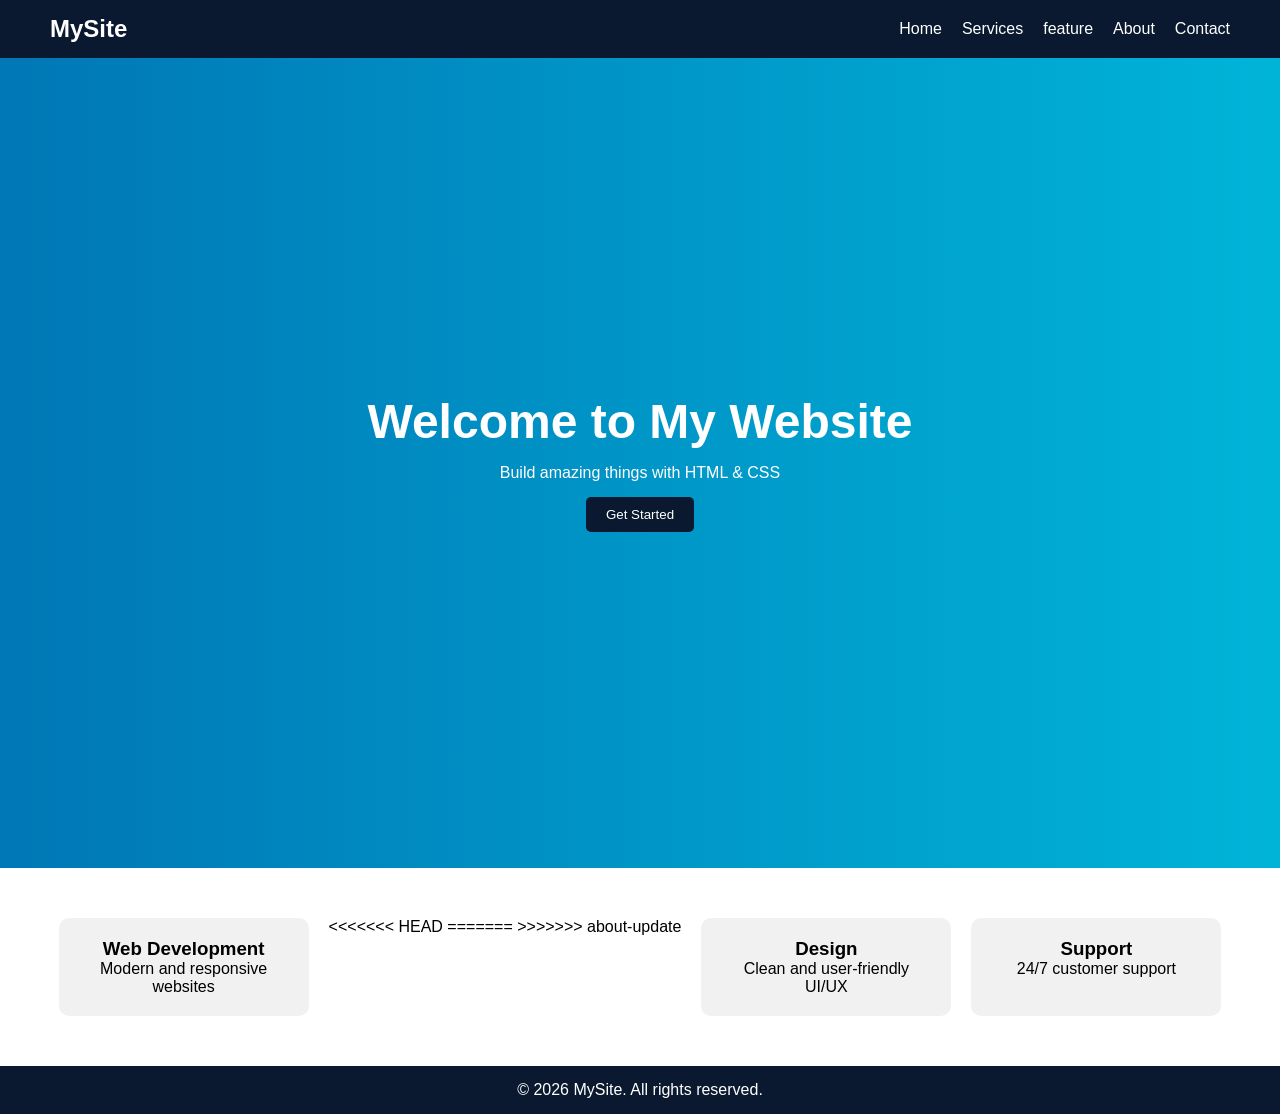
<file: index.html>
<!DOCTYPE html>
<html lang="en">
<head>
    <meta charset="UTF-8">
    <meta name="viewport" content="width=device-width, initial-scale=1.0">
    <title>My Website</title>
    <link rel="stylesheet" href="style.css">
</head>
<body>

    <!-- Navbar -->
    <header>
        <nav class="navbar">
            <h2 class="logo">MySite</h2>
            <ul class="nav-links">
                <li><a href="#">Home</a></li>
                <li><a href="./service.html">Services</a></li>
                <li><a href="./features.html">feature</a></li>
                <li><a href="/first.html">About</a></li>
                <li><a href="#">Contact</a></li>
            </ul>
        </nav>
    </header>

    <!-- Hero Section -->
    <section class="hero">
        <h1>Welcome to My Website</h1>
        <p>Build amazing things with HTML & CSS</p>
        <button>Get Started</button>
    </section>

    <!-- Services Section -->
    <section class="services">
        <div class="card">
            <h3>Web Development</h3>
            <p>Modern and responsive websites</p>
        </div>

      
<<<<<<< HEAD

=======
>>>>>>> about-update
        <div class="card">
            <h3>Design</h3>
            <p>Clean and user-friendly UI/UX</p>
        </div>

        <div class="card">
            <h3>Support</h3>
            <p>24/7 customer support</p>
        </div>
    </section>

    <!-- Footer -->
    <footer>
        <p>© 2026 MySite. All rights reserved.</p>
    </footer>

</body>
</html>
</file>
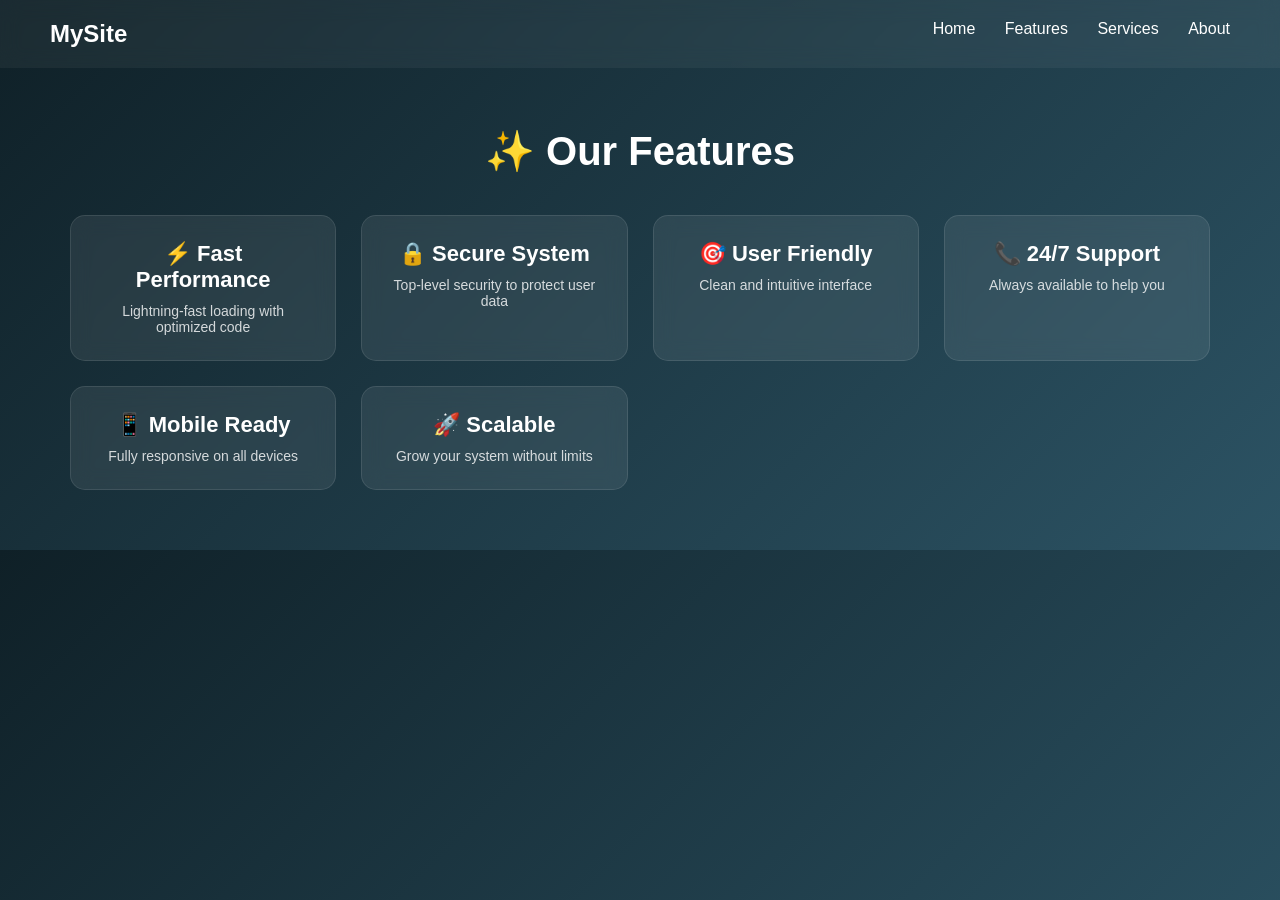
<file: features.html>
<!DOCTYPE html>
<html lang="en">
<head>
    <meta charset="UTF-8">
    <meta name="viewport" content="width=device-width, initial-scale=1.0">
    <title>Features</title>

    <style>
        * {
            margin: 0;
            padding: 0;
            box-sizing: border-box;
            font-family: 'Segoe UI', sans-serif;
        }

        body {
            background: linear-gradient(135deg, #0f2027, #2c5364);
            color: white;
        }

        /* Navbar */
        .navbar {
            display: flex;
            justify-content: space-between;
            padding: 20px 50px;
            background: rgba(255, 255, 255, 0.05);
            backdrop-filter: blur(10px);
        }

        .navbar a {
            color: white;
            margin-left: 25px;
            text-decoration: none;
            transition: 0.3s;
        }

        .navbar a:hover {
            color: #00f5d4;
        }

        /* Content */
        .content {
            text-align: center;
            padding: 60px 20px;
        }

        .content h1 {
            font-size: 40px;
            margin-bottom: 40px;
        }

        /* Features Grid */
        .features {
            display: grid;
            grid-template-columns: repeat(auto-fit, minmax(250px, 1fr));
            gap: 25px;
            padding: 0 50px;
        }

        /* Card Design */
        .card {
            background: rgba(255, 255, 255, 0.08);
            border-radius: 15px;
            padding: 25px;
            text-align: center;
            backdrop-filter: blur(10px);
            transition: 0.4s;
            border: 1px solid rgba(255,255,255,0.1);
        }

        .card:hover {
            transform: translateY(-10px) scale(1.05);
            background: rgba(0, 255, 200, 0.15);
        }

        .card h3 {
            margin-bottom: 10px;
            font-size: 22px;
        }

        .card p {
            font-size: 14px;
            opacity: 0.8;
        }

        /* Responsive */
        @media (max-width: 600px) {
            .navbar {
                flex-direction: column;
                align-items: center;
            }

            .features {
                padding: 0 20px;
            }
        }
    </style>
</head>
<body>

    <!-- Navbar -->
    <div class="navbar">
        <h2>MySite</h2>
        <div>
            <a href="index.html">Home</a>
            <a href="features.html">Features</a>
            <a href="services.html">Services</a>
            <a href="first.html">About</a>
        </div>
    </div>

    <!-- Features Section -->
    <div class="content">
        <h1>✨ Our Features</h1>

        <div class="features">

            <div class="card">
                <h3>⚡ Fast Performance</h3>
                <p>Lightning-fast loading with optimized code</p>
            </div>

            <div class="card">
                <h3>🔒 Secure System</h3>
                <p>Top-level security to protect user data</p>
            </div>

            <div class="card">
                <h3>🎯 User Friendly</h3>
                <p>Clean and intuitive interface</p>
            </div>

            <div class="card">
                <h3>📞 24/7 Support</h3>
                <p>Always available to help you</p>
            </div>

            <div class="card">
                <h3>📱 Mobile Ready</h3>
                <p>Fully responsive on all devices</p>
            </div>

            <div class="card">
                <h3>🚀 Scalable</h3>
                <p>Grow your system without limits</p>
            </div>

        </div>
    </div>

</body>
</html>
</file>
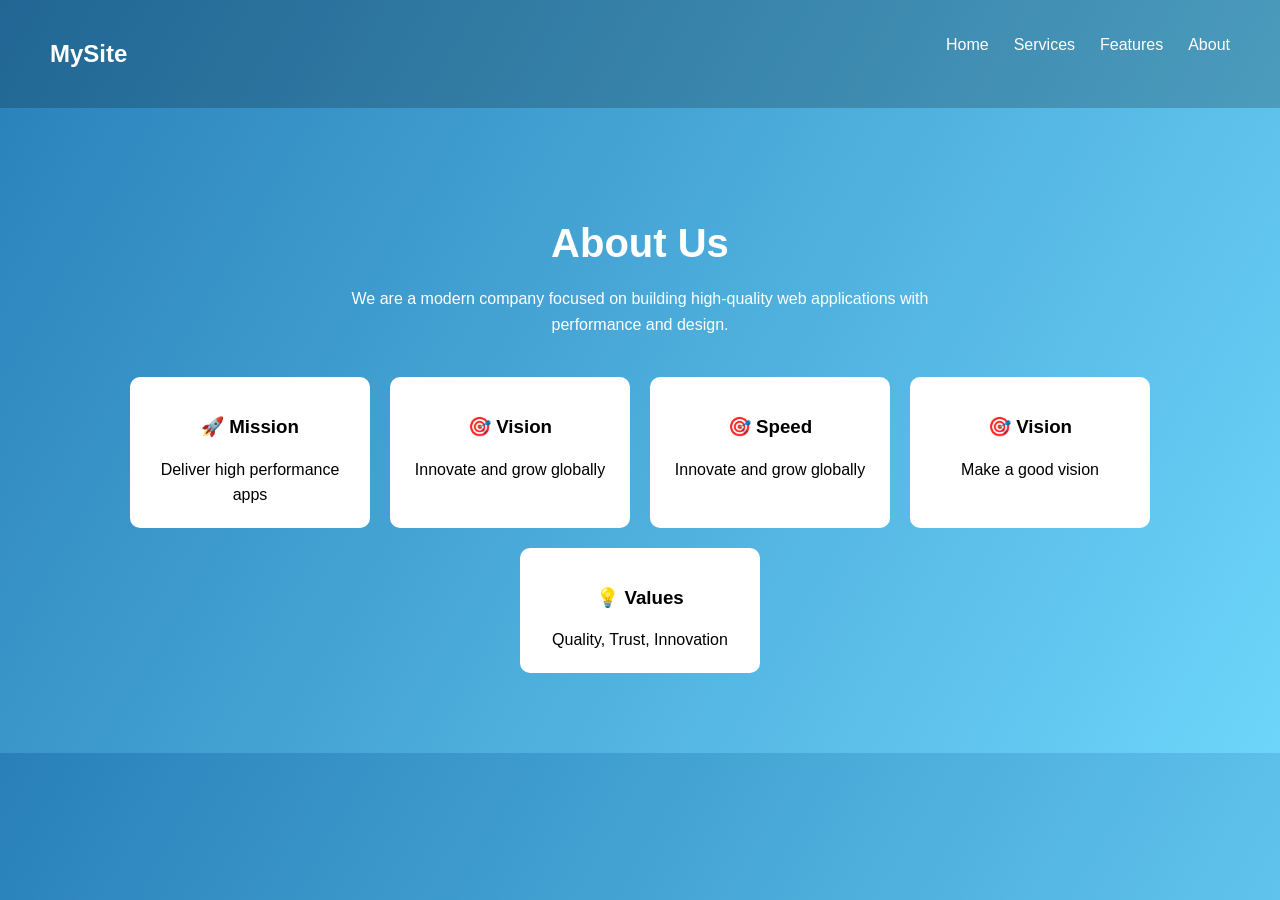
<file: first.html>
<!doctype html>
<html lang="en">

<head>
<meta charset="UTF-8">
<meta name="viewport" content="width=device-width, initial-scale=1.0">
<title>About</title>

<style>
body {
    margin: 0;
    font-family: 'Segoe UI', sans-serif;
    background: linear-gradient(120deg, #2980b9, #6dd5fa);
    color: white;
}

/* Navbar */
.navbar {
    display: flex;
    justify-content: space-between;
    padding: 20px 50px;
    background: rgba(0,0,0,0.2);
}

.nav-links {
    list-style: none;
    display: flex;
}

.nav-links li {
    margin-left: 25px;
}

.nav-links a {
    color: white;
    text-decoration: none;
}

/* Content */
.content {
    text-align: center;
    padding: 80px 20px;
}

.content h1 {
    font-size: 40px;
    margin-bottom: 20px;
}

.content p {
    max-width: 600px;
    margin: auto;
    line-height: 1.6;
}

/* Cards */
.cards {
    display: flex;
    justify-content: center;
    gap: 20px;
    margin-top: 40px;
    flex-wrap: wrap;
}

.card {
    background: white;
    color: black;
    padding: 20px;
    border-radius: 10px;
    width: 200px;
    transition: 0.3s;
}

.card:hover {
    transform: scale(1.05);
}
</style>
</head>

<body>

<header>
    <nav class="navbar">
        <h2>MySite</h2>
        <ul class="nav-links">
            <li><a href="index.html">Home</a></li>
            <li><a href="services.html">Services</a></li>
            <li><a href="features.html">Features</a></li>
            <li>  <a href="first.html">About</a></li>
        </ul>
    </nav>
</header>

<section class="content">
    <h1>About Us</h1>
    <p>We are a modern company focused on building high-quality web applications with performance and design.</p>

    <div class="cards">
        <div class="card">
            <h3>🚀 Mission</h3>
            <p>Deliver high performance apps</p>
        </div>


        <div class="card">
            <h3>🎯 Vision</h3>
            <p>Innovate and grow globally</p>
        </div>

         <div class="card">
            <h3>🎯 Speed</h3>
            <p>Innovate and grow globally</p>
        </div>

         <div class="card">
            <h3>🎯 Vision</h3>
            <p>Make a good vision</p>
        </div>


        <div class="card">
            <h3>💡 Values</h3>
            <p>Quality, Trust, Innovation</p>
        </div>
    </div>
</section>

</body>
</html>
</file>
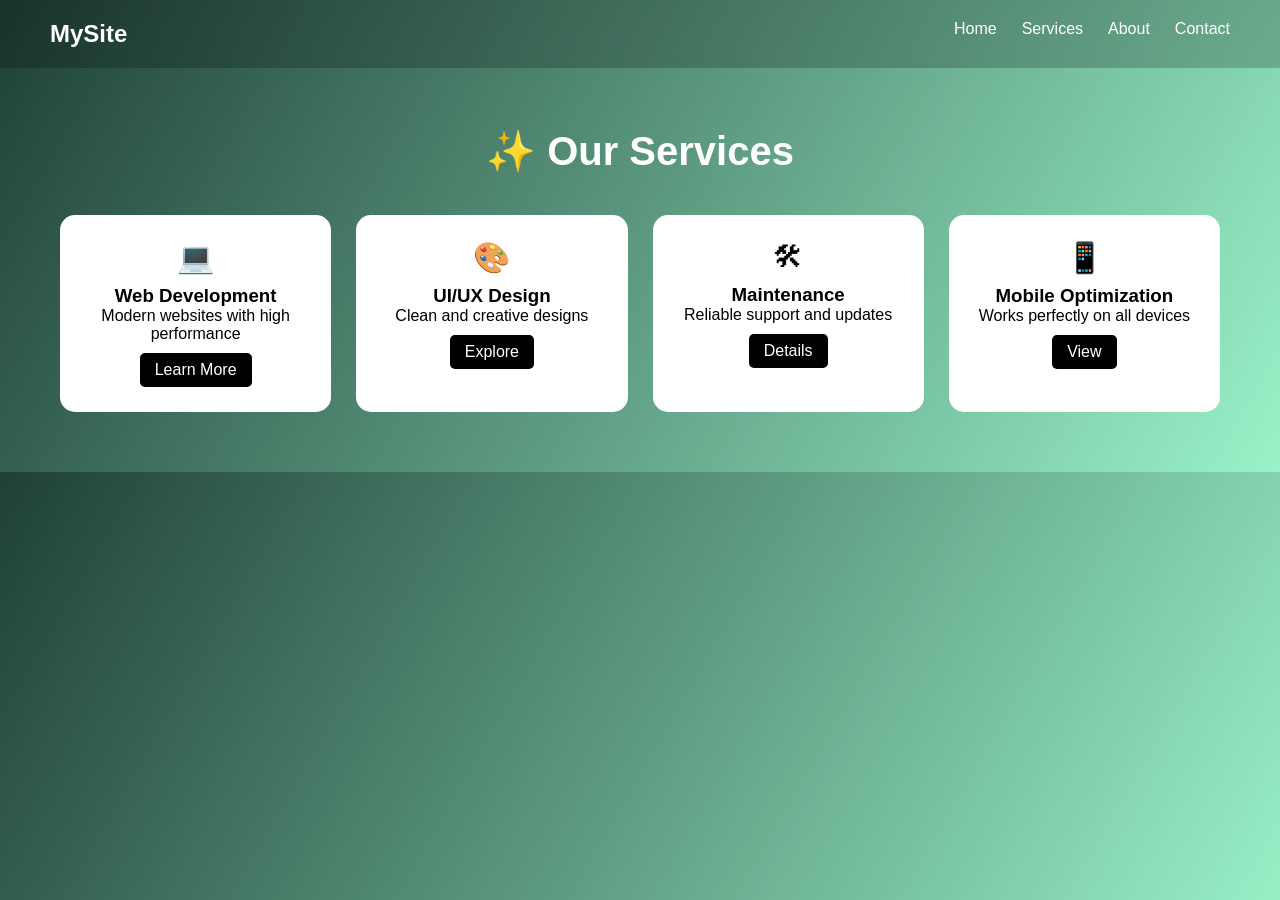
<file: service.html>
<!DOCTYPE html>
<html lang="en">
<head>
<meta charset="UTF-8">
<meta name="viewport" content="width=device-width, initial-scale=1.0">
<title>Services</title>

<style>
* {
    margin: 0;
    padding: 0;
    box-sizing: border-box;
    font-family: 'Segoe UI', sans-serif;
}

/* Background */
body {
    background: linear-gradient(120deg, #1f4037, #99f2c8);
}

/* Navbar */
.navbar {
    padding: 20px 50px;
    display: flex;
    justify-content: space-between;
    background: rgba(0,0,0,0.2);
    backdrop-filter: blur(10px);
    color: white;
}

.nav-links {
    display: flex;
    list-style: none;
}

.nav-links li {
    margin-left: 25px;
}

.nav-links a {
    color: white;
    text-decoration: none;
}

.nav-links a:hover {
    color: #000;
}

/* Content */
.content {
    text-align: center;
    padding: 60px 20px;
    color: white;
}

.content h1 {
    font-size: 40px;
    margin-bottom: 40px;
}

/* Grid */
.services {
    display: grid;
    grid-template-columns: repeat(auto-fit, minmax(250px, 1fr));
    gap: 25px;
    padding: 0 40px;
}

/* Card */
.card {
    background: white;
    color: black;
    padding: 25px;
    border-radius: 15px;
    transition: 0.4s;
}

.card:hover {
    transform: scale(1.08);
}

/* Icon */
.icon {
    font-size: 30px;
    margin-bottom: 10px;
}

/* Button */
.btn {
    display: inline-block;
    margin-top: 10px;
    padding: 8px 15px;
    background: black;
    color: white;
    border-radius: 5px;
    text-decoration: none;
}

.btn:hover {
    background: #333;
}

/* Responsive */
@media(max-width:600px) {
    .navbar {
        flex-direction: column;
        align-items: center;
    }
}
</style>
</head>

<body>

<header>
    <nav class="navbar">
        <h2>MySite</h2>
        <ul class="nav-links">
            <li><a href="index.html">Home</a></li>
            <li><a href="services.html">Services</a></li>
            <li><a href="first.html">About</a></li>
            <li><a href="#">Contact</a></li>
        </ul>
    </nav>
</header>

<section class="content">
    <h1>✨ Our Services</h1>

    <div class="services">

        <div class="card">
            <div class="icon">💻</div>
            <h3>Web Development</h3>
            <p>Modern websites with high performance</p>
            <a href="#" class="btn">Learn More</a>
        </div>

        <div class="card">
            <div class="icon">🎨</div>
            <h3>UI/UX Design</h3>
            <p>Clean and creative designs</p>
            <a href="#" class="btn">Explore</a>
        </div>

        <div class="card">
            <div class="icon">🛠</div>
            <h3>Maintenance</h3>
            <p>Reliable support and updates</p>
            <a href="#" class="btn">Details</a>
        </div>

        <div class="card">
            <div class="icon">📱</div>
            <h3>Mobile Optimization</h3>
            <p>Works perfectly on all devices</p>
            <a href="#" class="btn">View</a>
        </div>

    </div>
</section>

</body>
</html>
</file>
<file: style.css>
* {
    margin: 0;
    padding: 0;
    box-sizing: border-box;
    font-family: Arial, sans-serif;
}

/* Navbar */
.navbar {
    display: flex;
    justify-content: space-between;
    align-items: center;
    background: #0a192f;
    padding: 15px 50px;
    color: white;
}

.logo {
    font-size: 24px;
}

.nav-links {
    list-style: none;
    display: flex;
}

.nav-links li {
    margin-left: 20px;
}

.nav-links a {
    color: white;
    text-decoration: none;
    transition: 0.3s;
}

.nav-links a:hover {
    color: #64ffda;
}

/* Hero Section */
.hero {
    height: 90vh;
    background: linear-gradient(to right, #0077b6, #00b4d8);
    color: white;
    display: flex;
    flex-direction: column;
    justify-content: center;
    align-items: center;
    text-align: center;
}

.hero h1 {
    font-size: 48px;
}

.hero p {
    margin: 15px 0;
}

.hero button {
    padding: 10px 20px;
    border: none;
    background: #0a192f;
    color: white;
    cursor: pointer;
    border-radius: 5px;
}

.hero button:hover {
    background: #64ffda;
    color: black;
}

/* Services */
.services {
    display: flex;
    justify-content: center;
    padding: 50px;
    gap: 20px;
}

.card {
    background: #f1f1f1;
    padding: 20px;
    width: 250px;
    text-align: center;
    border-radius: 10px;
    transition: 0.3s;
}

.card:hover {
    transform: scale(1.05);
    background: #e0fbfc;
}

/* Footer */
footer {
    background: #0a192f;
    color: white;
    text-align: center;
    padding: 15px;
}
</file>
